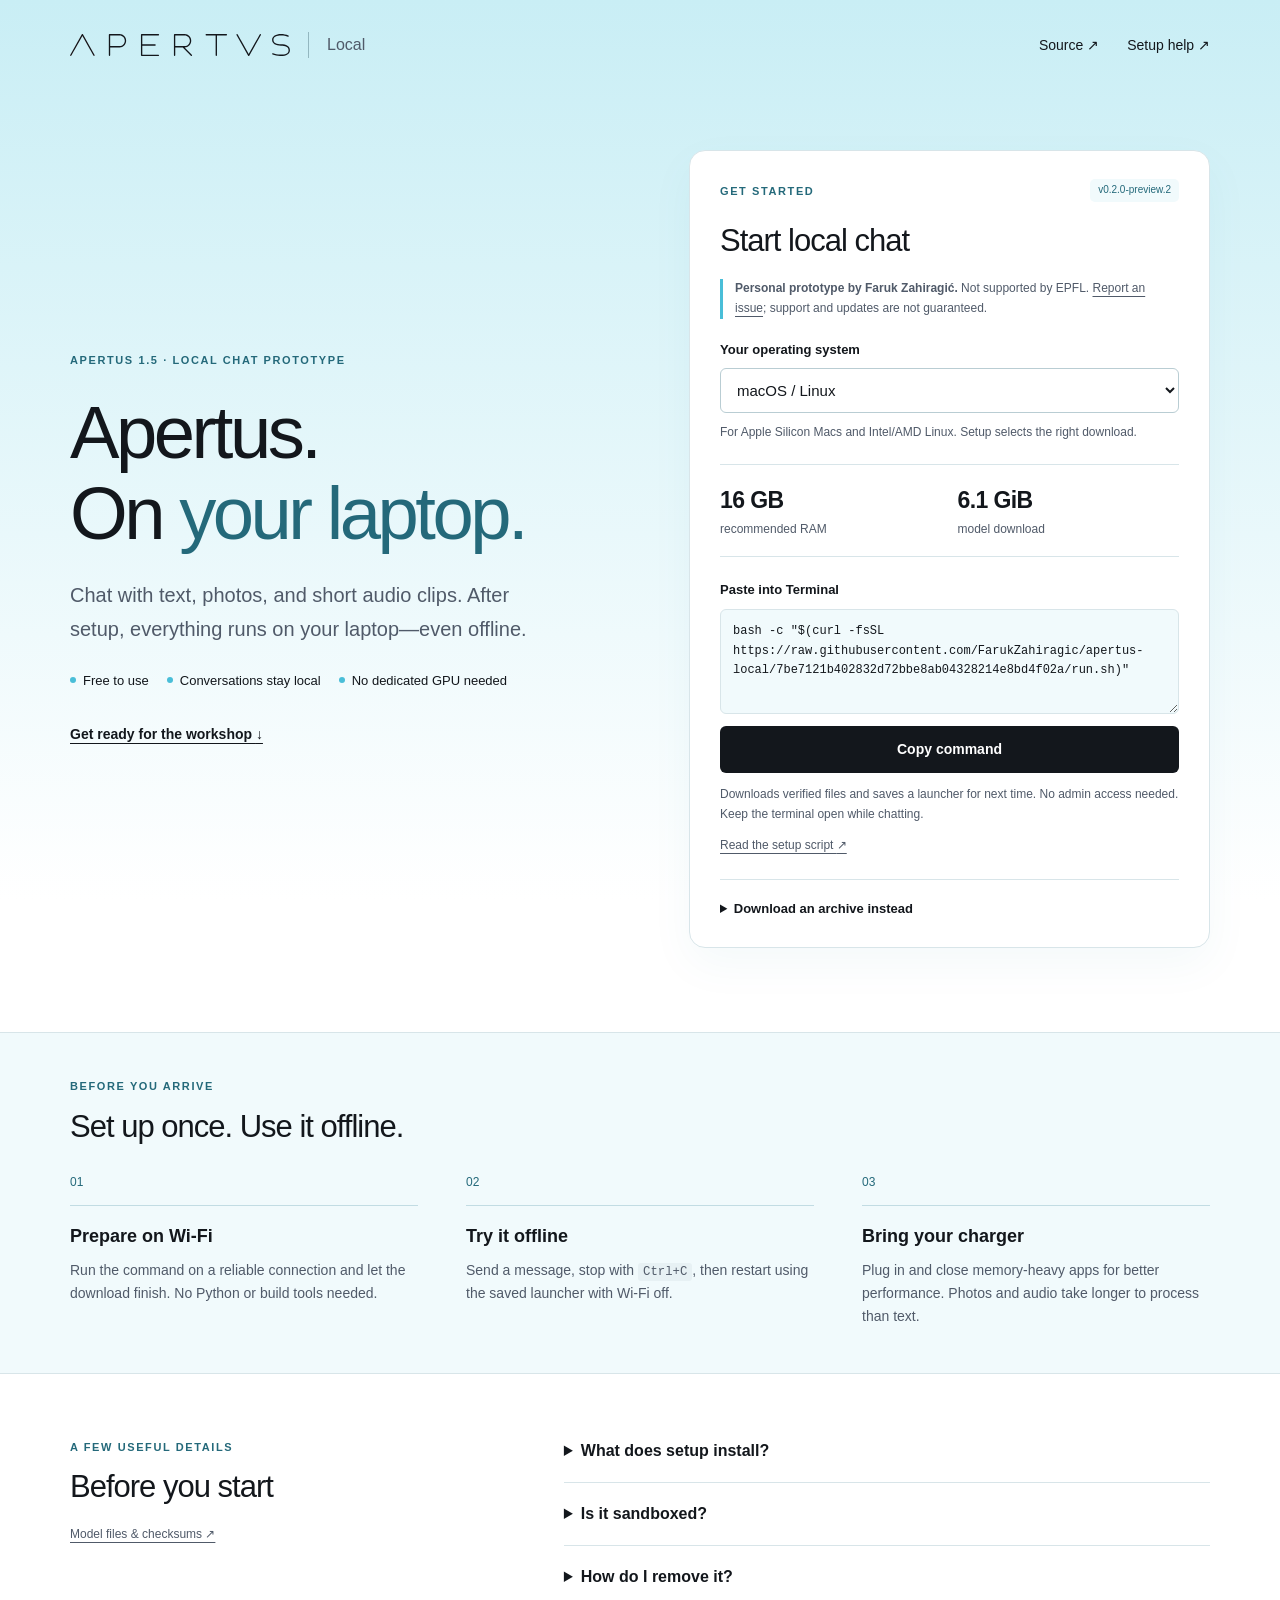
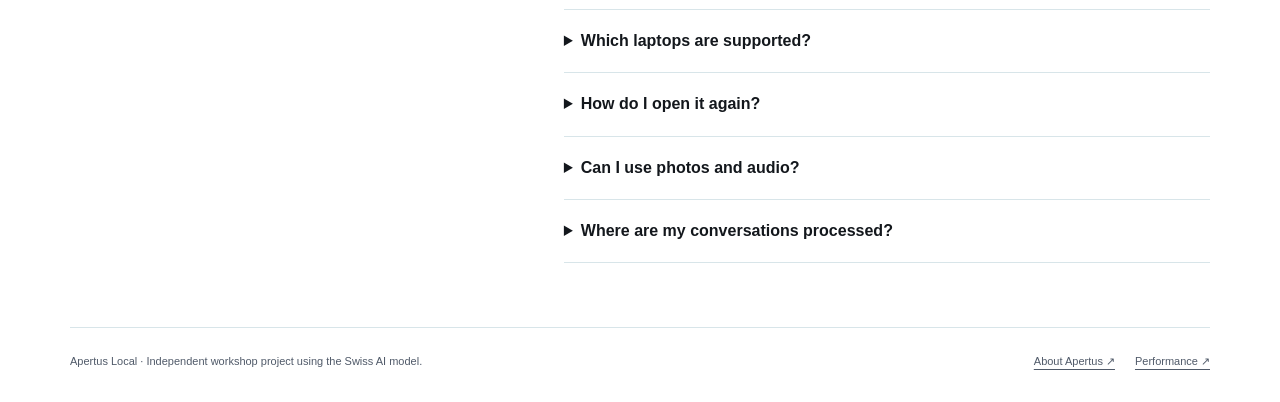
<file: hf-space/index.html>
<!doctype html>
<html lang="en">
<head>
  <meta charset="utf-8">
  <meta name="viewport" content="width=device-width,initial-scale=1">
  <meta name="description" content="Run Apertus 1.5 on your laptop. Free local chat with text, photos and audio, ready for offline use after setup.">
  <meta name="theme-color" content="#c9eef5">
  <title>Apertus Local — on your laptop</title>
  <link rel="icon" href="assets/favicon.svg" type="image/svg+xml">
  <link rel="stylesheet" href="style.css">
  <script src="app.js" defer></script>
</head>
<body>
  <a class="skip-link" href="#setup">Skip to setup</a>
  <header class="wrap nav">
    <a class="wordmark" href="./" aria-label="Apertus Local home"><img src="assets/apertvs.svg" width="220" height="22" alt="Apertus"><span>Local</span></a>
    <nav aria-label="Main navigation"><a href="https://github.com/FarukZahiragic/apertus-local">Source <span aria-hidden="true">↗</span></a><a href="https://github.com/FarukZahiragic/apertus-local/blob/main/docs/DISTRIBUTION.md">Setup help <span aria-hidden="true">↗</span></a></nav>
  </header>
  <main>
    <section class="wrap hero">
      <div class="intro">
        <p class="eyebrow">APERTUS 1.5 · LOCAL CHAT PROTOTYPE</p>
        <h1>Apertus.<br>On <span>your laptop.</span></h1>
        <p class="lead">Chat with text, photos, and short audio clips. After setup, everything runs on your laptop—even offline.</p>
        <ul class="benefits" aria-label="Features"><li>Free to use</li><li>Conversations stay local</li><li>No dedicated GPU needed</li></ul>
        <a class="text-link" href="#before-you-arrive">Get ready for the workshop <span aria-hidden="true">↓</span></a>
      </div>
      <section id="setup" class="download-panel" aria-labelledby="download-title">
        <div class="panel-top"><span class="eyebrow">GET STARTED</span><span id="version" class="version">Loading release…</span></div>
        <h2 id="download-title">Start local chat</h2>
        <p class="prototype-note"><strong>Personal prototype by Faruk Zahiragić.</strong> Not supported by EPFL. <a href="https://github.com/FarukZahiragic/apertus-local/issues">Report an issue</a>; support and updates are not guaranteed.</p>
        <label for="platform">Your operating system</label>
        <select id="platform"><option value="macos-linux">macOS / Linux</option><option value="windows">Windows</option></select>
        <p id="platform-note" class="device-note">Setup automatically selects the right download for your laptop.</p>
        <div class="requirements"><div><strong>16 GB</strong><span>recommended RAM</span></div><div><strong>6.1 GiB</strong><span>model download</span></div></div>
        <div id="command-panel" hidden>
          <label id="shell-label" for="start-command">Paste into Terminal</label>
          <textarea id="start-command" rows="4" readonly spellcheck="false" aria-describedby="command-help"></textarea>
          <button id="copy-command" type="button">Copy command</button>
          <span id="copy-status" class="sr-only" role="status" aria-live="polite"></span>
          <p id="command-help" class="small">Downloads verified files and saves a launcher for next time. No admin access needed. Keep the terminal open while chatting.</p>
          <a id="command-source" class="small">Read the setup script <span aria-hidden="true">↗</span></a>
        </div>
        <p id="status" class="status" role="status" aria-live="polite">Loading release information…</p>
        <details class="archives">
          <summary>Download an archive instead</summary>
          <p class="small">Choose your hardware, extract the archive, and follow its included instructions.</p>
          <ul class="archive-list">
            <li id="archive-macos-arm64"><a id="download-macos-arm64" class="archive-download disabled" aria-disabled="true">Apple Silicon Mac ↓</a><p id="requirements-macos-arm64" class="small"></p><div class="archive-links"><a id="checksum-macos-arm64" hidden>Checksum</a><a href="macos-first-start.html">Mac first-start guide ↗</a></div></li>
            <li id="archive-linux-x86_64"><a id="download-linux-x86_64" class="archive-download disabled" aria-disabled="true">Linux · Intel / AMD ↓</a><p id="requirements-linux-x86_64" class="small"></p><div class="archive-links"><a id="checksum-linux-x86_64" hidden>Checksum</a></div></li>
            <li id="archive-windows-x86_64" hidden><a id="download-windows-x86_64" class="archive-download disabled" aria-disabled="true">Windows · Intel / AMD ↓</a><p id="requirements-windows-x86_64" class="small"></p><div class="archive-links"><a id="checksum-windows-x86_64" hidden>Checksum</a><a href="windows-first-start.html">Windows first-start guide ↗</a></div></li>
            <li id="archive-windows-arm64" hidden><a id="download-windows-arm64" class="archive-download disabled" aria-disabled="true">Windows · ARM / Snapdragon ↓</a><p id="requirements-windows-arm64" class="small"></p><div class="archive-links"><a id="checksum-windows-arm64" hidden>Checksum</a><a href="windows-first-start.html">Windows first-start guide ↗</a></div></li>
          </ul>
        </details>
      </section>
    </section>
    <section id="before-you-arrive" class="workshop-section">
      <div class="wrap">
        <p class="eyebrow">BEFORE YOU ARRIVE</p>
        <h2>Set up once. Use it offline.</h2>
        <ol class="steps">
          <li><span class="number">01</span><h3>Prepare on Wi-Fi</h3><p>Run the command on a reliable connection and let the download finish. No Python or build tools needed.</p></li>
          <li><span class="number">02</span><h3>Try it offline</h3><p>Send a message, stop with <kbd>Ctrl+C</kbd>, then restart using the saved launcher with Wi-Fi off.</p></li>
          <li><span class="number">03</span><h3>Bring your charger</h3><p>Plug in and close memory-heavy apps for better performance. Photos and audio take longer to process than text.</p></li>
        </ol>
      </div>
    </section>
    <section class="wrap questions" aria-labelledby="questions-title">
      <div><p class="eyebrow">A FEW USEFUL DETAILS</p><h2 id="questions-title">Before you start</h2><p id="model-link" class="small"><a href="https://huggingface.co/faruk-zahiragic/Apertus-v1.5-8B-GGUF">Model files &amp; checksums ↗</a></p></div>
      <div class="faq">
        <details><summary>What does setup install?</summary><p>A native runtime, about 6.1 GiB of model files, and a small launcher for offline starts. Files stay in your user folders; setup makes no permanent system settings changes. <a href="https://github.com/FarukZahiragic/apertus-local/blob/main/docs/ONE_COMMAND.md#downloads-and-local-files">See the install folders ↗</a></p></details>
        <details><summary>Is it sandboxed?</summary><p>It runs with your normal user permissions, without an OS sandbox. Chat listens on <code>127.0.0.1:8080</code> by default, accessible only from your computer.</p></details>
        <details><summary>How do I remove it?</summary><p>Stop Apertus, then delete its install folder. Keep the models folder if you want to reuse the downloads. Clear the local chat site's browser data to remove saved chats and settings. <a href="https://github.com/FarukZahiragic/apertus-local/blob/main/docs/ONE_COMMAND.md#remove-apertus-local">Removal steps ↗</a></p></details>
        <details><summary>Which laptops are supported?</summary><p>Apple Silicon Macs with macOS 13.3 or later, 64-bit Windows 10 or later on Intel/AMD or ARM, and compatible Intel/AMD Linux systems. We recommend 16 GB RAM; 8 GB machines are not yet validated. Leave room for the model, runtime, and future downloads. <a href="https://github.com/FarukZahiragic/apertus-local/blob/main/docs/DISTRIBUTION.md">Full system requirements ↗</a></p></details>
        <details><summary>How do I open it again?</summary><p>Setup prints the saved launcher path. On Windows, use <code>Start.cmd</code> and <code>Stop.cmd</code>. On macOS or Linux, run the saved <code>start.sh</code> command in Terminal and press <kbd>Ctrl+C</kbd> to stop. Keep the terminal window open while chatting.</p></details>
        <details><summary>Can I use photos and audio?</summary><p>Yes. Attach a clear photo or a short audio clip in local chat; Apertus answers in text. Start with less than 15 seconds of speech. Your laptop processes the attachments, so response times depend on your hardware.</p></details>
        <details><summary>Where are my conversations processed?</summary><p>On your laptop, in the local chat page opened by the launcher. This website provides downloads; it does not receive your conversations or attachments. Internet is needed for initial setup, then you can disconnect.</p></details>
      </div>
    </section>
    <noscript><p class="wrap">Use the <a href="https://github.com/FarukZahiragic/apertus-local/releases">project downloads</a> and their installation instructions. Enable JavaScript to copy a setup command from this page.</p></noscript>
  </main>
  <footer class="wrap"><p>Apertus Local · Independent workshop project using the Swiss AI model.</p><div><a href="https://www.apertus-ai.org/">About Apertus ↗</a><a href="https://github.com/FarukZahiragic/apertus-local/blob/main/benchmarks/results.md">Performance ↗</a></div></footer>
</body>
</html>
</file>
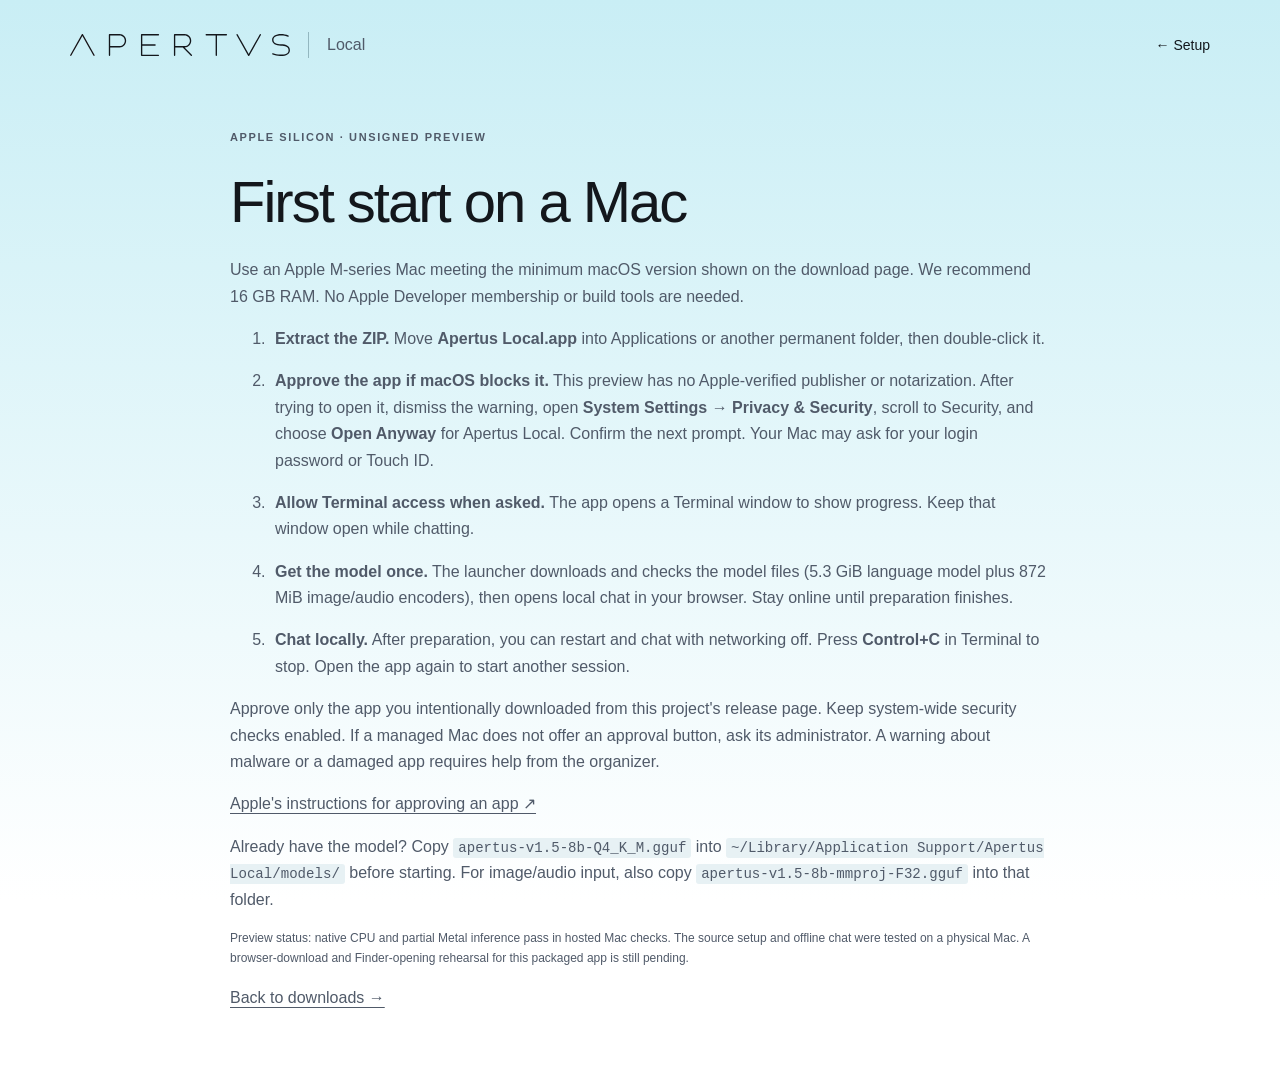
<file: hf-space/macos-first-start.html>
<!doctype html>
<html lang="en">
<head>
  <meta charset="utf-8">
  <meta name="viewport" content="width=device-width,initial-scale=1">
  <title>First start on a Mac — Apertus Local</title>
  <meta name="theme-color" content="#c9eef5">
  <link rel="icon" href="assets/favicon.svg" type="image/svg+xml">
  <link rel="stylesheet" href="style.css">
</head>
<body>
  <header class="wrap nav"><a class="wordmark" href="index.html" aria-label="Apertus Local home"><img src="assets/apertvs.svg" width="220" height="22" alt="Apertus"><span>Local</span></a><nav aria-label="Main navigation"><a href="index.html">← Setup</a></nav></header>
  <main class="wrap before">
    <p class="eyebrow">APPLE SILICON · UNSIGNED PREVIEW</p>
    <h1>First start on a Mac</h1>
    <p>Use an Apple M-series Mac meeting the minimum macOS version shown on the download page. We recommend 16 GB RAM.
      No Apple Developer membership or build tools are needed.</p>
    <ol>
      <li><p><strong>Extract the ZIP.</strong> Move <strong>Apertus Local.app</strong> into Applications or another permanent folder, then double-click it.</p></li>
      <li><p><strong>Approve the app if macOS blocks it.</strong> This preview has no Apple-verified publisher or notarization. After trying to open it, dismiss the warning, open <strong>System Settings → Privacy &amp; Security</strong>, scroll to Security, and choose <strong>Open Anyway</strong> for Apertus Local. Confirm the next prompt. Your Mac may ask for your login password or Touch ID.</p></li>
      <li><p><strong>Allow Terminal access when asked.</strong> The app opens a Terminal window to show progress. Keep that window open while chatting.</p></li>
      <li><p><strong>Get the model once.</strong> The launcher downloads and checks the model files (5.3 GiB language model plus 872 MiB image/audio encoders), then opens local chat in your browser. Stay online until preparation finishes.</p></li>
      <li><p><strong>Chat locally.</strong> After preparation, you can restart and chat with networking off. Press <strong>Control+C</strong> in Terminal to stop. Open the app again to start another session.</p></li>
    </ol>
    <p>Approve only the app you intentionally downloaded from this project's release page.
      Keep system-wide security checks enabled. If a managed Mac does not offer an approval button,
      ask its administrator. A warning about malware or a damaged app requires help from the organizer.</p>
    <p><a href="https://support.apple.com/en-us/102445">Apple's instructions for approving an app ↗</a></p>
    <p>Already have the model? Copy <code>apertus-v1.5-8b-Q4_K_M.gguf</code> into
      <code>~/Library/Application Support/Apertus Local/models/</code> before starting. For image/audio input, also copy <code>apertus-v1.5-8b-mmproj-F32.gguf</code> into that folder.</p>
    <p class="small">Preview status: native CPU and partial Metal inference pass in hosted Mac checks.
      The source setup and offline chat were tested on a physical Mac.
      A browser-download and Finder-opening rehearsal for this packaged app is still pending.</p>
    <p><a href="index.html">Back to downloads →</a></p>
  </main>
</body>
</html>
</file>
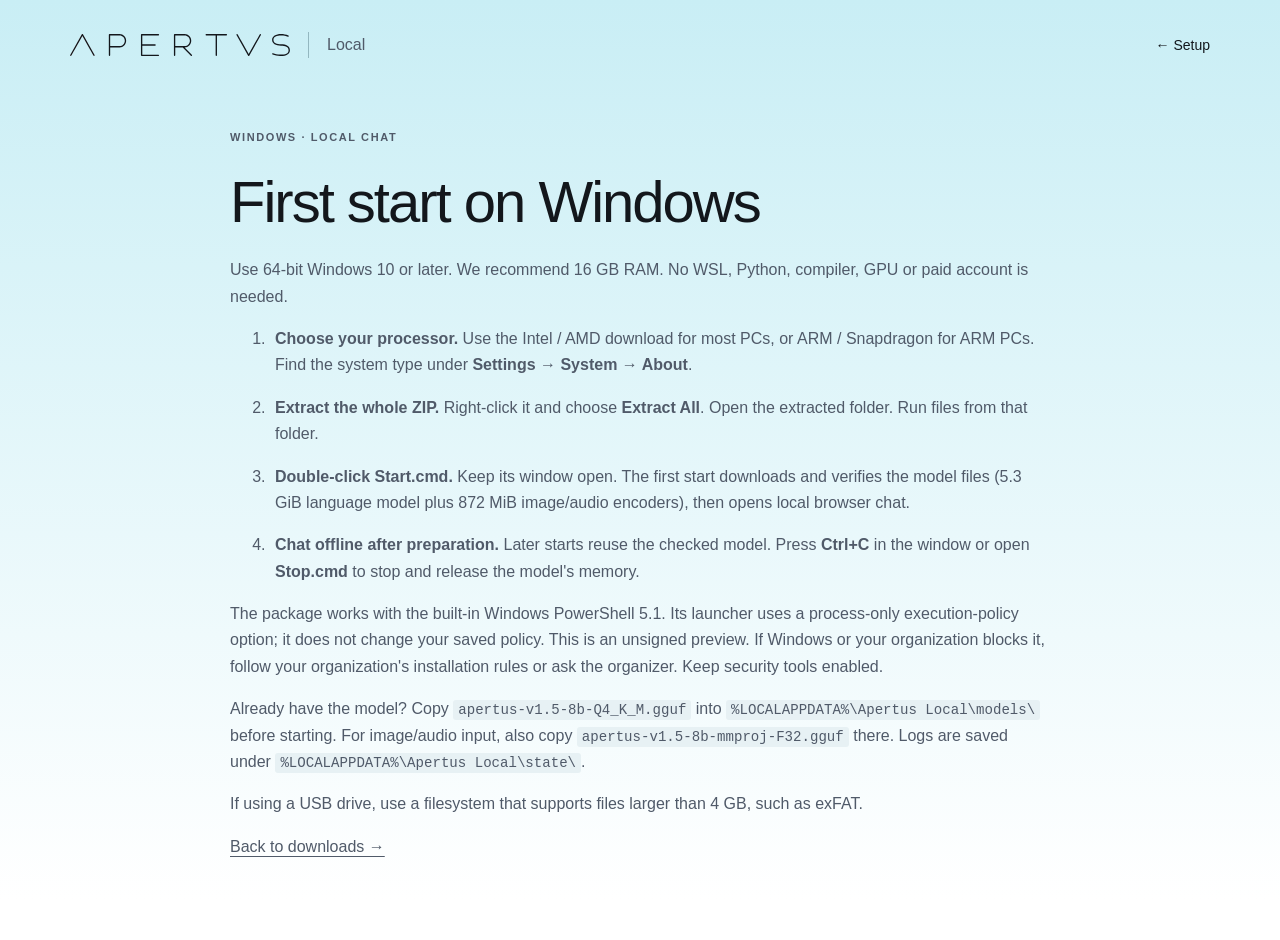
<file: hf-space/windows-first-start.html>
<!doctype html>
<html lang="en">
<head>
  <meta charset="utf-8">
  <meta name="viewport" content="width=device-width,initial-scale=1">
  <title>First start on Windows — Apertus Local</title>
  <meta name="theme-color" content="#c9eef5">
  <link rel="icon" href="assets/favicon.svg" type="image/svg+xml">
  <link rel="stylesheet" href="style.css">
</head>
<body>
  <header class="wrap nav"><a class="wordmark" href="index.html" aria-label="Apertus Local home"><img src="assets/apertvs.svg" width="220" height="22" alt="Apertus"><span>Local</span></a><nav aria-label="Main navigation"><a href="index.html">← Setup</a></nav></header>
  <main class="wrap before">
    <p class="eyebrow">WINDOWS · LOCAL CHAT</p>
    <h1>First start on Windows</h1>
    <p>Use 64-bit Windows 10 or later. We recommend 16 GB RAM. No WSL, Python,
      compiler, GPU or paid account is needed.</p>
    <ol>
      <li><p><strong>Choose your processor.</strong> Use the Intel / AMD download for most PCs, or ARM / Snapdragon for ARM PCs. Find the system type under <strong>Settings → System → About</strong>.</p></li>
      <li><p><strong>Extract the whole ZIP.</strong> Right-click it and choose <strong>Extract All</strong>. Open the extracted folder. Run files from that folder.</p></li>
      <li><p><strong>Double-click Start.cmd.</strong> Keep its window open. The first start downloads and verifies the model files (5.3 GiB language model plus 872 MiB image/audio encoders), then opens local browser chat.</p></li>
      <li><p><strong>Chat offline after preparation.</strong> Later starts reuse the checked model. Press <strong>Ctrl+C</strong> in the window or open <strong>Stop.cmd</strong> to stop and release the model's memory.</p></li>
    </ol>
    <p>The package works with the built-in Windows PowerShell 5.1. Its launcher uses
      a process-only execution-policy option; it does not change your saved policy.
      This is an unsigned preview. If Windows or your organization blocks it, follow
      your organization's installation rules or ask the organizer. Keep security tools enabled.</p>
    <p>Already have the model? Copy <code>apertus-v1.5-8b-Q4_K_M.gguf</code> into
      <code>%LOCALAPPDATA%\Apertus Local\models\</code> before starting. For image/audio input, also copy <code>apertus-v1.5-8b-mmproj-F32.gguf</code> there. Logs are saved
      under <code>%LOCALAPPDATA%\Apertus Local\state\</code>.</p>
    <p>If using a USB drive, use a filesystem that supports files larger than 4 GB, such as exFAT.</p>
    <p><a href="index.html">Back to downloads →</a></p>
  </main>
</body>
</html>
</file>
<file: hf-space/style.css>
/* Official Apertus wordmark and blue palette: see assets/README.md. */
:root {
  --ink: #13171c;
  --muted: #505a69;
  --blue: #49bed8;
  --blue-light: #c9eef5;
  --blue-pale: #f1fafc;
  --accent-text: #24697a;
  --line: #d8e5e9;
  --white: #fff;
}
* { box-sizing: border-box; }
[hidden] { display: none !important; }
html { scroll-behavior: smooth; }
body { margin: 0; color: var(--ink); background: linear-gradient(180deg, var(--blue-light), var(--white) 900px) no-repeat; font-family: -apple-system, BlinkMacSystemFont, "Segoe UI", Roboto, "Helvetica Neue", Arial, sans-serif; line-height: 1.65; }
.wrap { width: min(1140px, calc(100% - 64px)); margin-inline: auto; }
a { color: inherit; text-underline-offset: 4px; }
a:hover { color: var(--accent-text); }
:is(a, button, select, textarea, summary):focus-visible { outline: 3px solid var(--accent-text); outline-offset: 4px; }
.skip-link { position: absolute; top: -100px; left: 20px; padding: 12px; z-index: 2; background: var(--white); }
.skip-link:focus { top: 12px; }
.sr-only { position: absolute; width: 1px; height: 1px; padding: 0; margin: -1px; overflow: hidden; clip-path: inset(50%); white-space: nowrap; border: 0; }
.nav { display: flex; align-items: center; justify-content: space-between; gap: 24px; padding-block: 32px; }
.wordmark { display: inline-flex; align-items: center; gap: 18px; text-decoration: none; }
.wordmark img { display: block; width: 220px; height: auto; }
.wordmark span { padding-left: 18px; border-left: 1px solid #93b7c0; color: var(--muted); font-size: 16px; }
.nav nav { display: flex; gap: 28px; font-size: 14px; }
.nav nav a { text-decoration: none; }
.hero { display: grid; grid-template-columns: 1.05fr 1fr; align-items: center; gap: 72px; padding-block: 60px 84px; }
.eyebrow { margin: 0; font-size: 11px; font-weight: 650; letter-spacing: 1.6px; color: var(--accent-text); }
h1 { margin: 24px 0; font-size: clamp(52px, 5.8vw, 76px); font-weight: 450; line-height: 1.08; letter-spacing: -3.5px; }
h1 span { color: var(--accent-text); }
.lead { max-width: 470px; margin-bottom: 24px; font-size: 20px; color: var(--muted); line-height: 1.7; }
.benefits { display: flex; flex-wrap: wrap; gap: 8px 18px; padding: 0; margin: 0 0 30px; list-style: none; font-size: 13px; }
.benefits li::before { content: ""; display: inline-block; width: 6px; height: 6px; margin: 0 7px 2px 0; border-radius: 50%; background: var(--blue); }
.text-link { font-size: 14px; font-weight: 600; }
h2 { margin: 12px 0 20px; font-size: 31px; font-weight: 500; line-height: 1.2; letter-spacing: -1px; }
.download-panel { min-width: 0; background: var(--white); border: 1px solid var(--line); border-radius: 16px; padding: 28px 30px; box-shadow: 0 16px 45px #1e788c0c; scroll-margin-top: 24px; }
.panel-top { display: flex; align-items: center; justify-content: space-between; gap: 12px; }
.version { padding: 3px 8px; border-radius: 5px; background: var(--blue-pale); color: var(--accent-text); font-size: 10px; }
.download-panel h2 { margin-top: 20px; }
.prototype-note { margin: 0 0 20px; padding-left: 12px; border-left: 3px solid var(--blue); font-size: 12px; color: var(--muted); }
label { display: block; margin: 20px 0 8px; font-size: 13px; font-weight: 600; }
select { width: 100%; padding: 12px; border: 1px solid #b9cdd3; border-radius: 6px; background: var(--white); color: var(--ink); font: inherit; font-size: 15px; }
.device-note { margin: 10px 0 0; font-size: 12px; line-height: 1.55; color: var(--muted); }
.requirements { display: grid; grid-template-columns: 1fr 1fr; gap: 16px; margin-block: 22px; padding-block: 17px; border-block: 1px solid var(--line); }
.requirements strong, .requirements span { display: block; }
.requirements strong { font-size: 23px; font-weight: 550; letter-spacing: -.6px; }
.requirements span { font-size: 12px; color: var(--muted); }
#start-command { display: block; width: 100%; resize: vertical; min-height: 104px; padding: 12px; border: 1px solid var(--line); border-radius: 6px; background: var(--blue-pale); color: var(--ink); font: 12px/1.65 ui-monospace, SFMono-Regular, Consolas, monospace; overflow-wrap: anywhere; }
#copy-command { width: 100%; margin-top: 12px; padding: 13px 18px; border: 0; border-radius: 6px; background: var(--ink); color: var(--white); font: 600 14px/1.5 -apple-system, BlinkMacSystemFont, "Segoe UI", sans-serif; cursor: pointer; }
#copy-command:hover { background: var(--accent-text); }
.small { font-size: 12px; color: var(--muted); line-height: 1.65; }
#command-help { margin-bottom: 6px; }
.status { font-size: 13px; color: var(--muted); }
.status:empty { display: none; }
summary { cursor: pointer; font-size: 13px; font-weight: 550; }
.archives { margin-top: 22px; padding-top: 18px; border-top: 1px solid var(--line); }
.archive-list { list-style: none; padding: 0; margin: 0; }
.archive-list li { border-top: 1px solid var(--line); padding-block: 14px; }
.archive-list li:last-child { padding-bottom: 0; }
.archive-download { font-size: 14px; font-weight: 600; }
.archive-download.disabled { color: var(--muted); text-decoration: none; }
.archive-list .small { margin-block: 5px; overflow-wrap: anywhere; }
.archive-links { display: flex; flex-wrap: wrap; gap: 14px; font-size: 11px; color: var(--muted); }
.workshop-section { padding-block: 44px; border-block: 1px solid var(--line); background: var(--blue-pale); }
.steps { display: grid; grid-template-columns: repeat(3, 1fr); gap: 48px; margin: 28px 0 0; padding: 0; list-style: none; }
.number { display: block; padding-bottom: 12px; border-bottom: 1px solid #c2dce3; font-size: 12px; color: var(--accent-text); }
.steps h3 { margin: 16px 0 8px; font-size: 18px; font-weight: 550; }
.steps p { margin: 0; font-size: 14px; color: var(--muted); }
.questions { display: grid; grid-template-columns: 1fr 1.6fr; gap: 90px; padding-block: 64px; }
.faq details { padding-block: 18px; border-bottom: 1px solid var(--line); }
.faq details:first-child { padding-top: 0; }
.faq summary { font-size: 16px; }
.faq p { margin-bottom: 0; font-size: 14px; color: var(--muted); }
code, kbd { padding: 2px 5px; border-radius: 3px; background: #e7f1f4; font: .88em/1.5 ui-monospace, SFMono-Regular, Consolas, monospace; overflow-wrap: anywhere; }
footer { display: flex; justify-content: space-between; align-items: center; gap: 24px; border-top: 1px solid var(--line); padding-block: 24px 32px; font-size: 11px; color: var(--muted); }
footer p { margin: 0; }
footer > div { display: flex; gap: 20px; flex-shrink: 0; }
/* First-start guides share the Space's typography and brand. */
.before { max-width: 820px; padding-block: 38px 64px; }
.before h1 { font-size: clamp(36px, 5vw, 58px); letter-spacing: -2px; }
.before p, .before li { color: var(--muted); }
.before li { padding-left: 5px; }
@media (max-width: 1000px) {
  .hero { gap: 36px; }
  h1 { font-size: 60px; }
  .lead { font-size: 18px; }
  .questions { gap: 40px; }
}
@media (max-width: 760px) {
  .wrap { width: calc(100% - 36px); }
  .nav { padding-block: 24px; }
  .wordmark { gap: 12px; }
  .wordmark img { width: 172px; }
  .wordmark span { padding-left: 12px; font-size: 14px; }
  .nav nav { gap: 16px; font-size: 12px; }
  .hero { grid-template-columns: 1fr; gap: 32px; padding-block: 28px 44px; }
  h1 { font-size: clamp(46px, 9vw, 64px); letter-spacing: -2.5px; }
  .lead { max-width: 550px; }
  .benefits { margin-bottom: 20px; }
  .download-panel { padding: 25px; }
  .steps { grid-template-columns: 1fr; gap: 24px; }
  .questions { grid-template-columns: 1fr; gap: 20px; padding-block: 42px; }
  footer { align-items: flex-start; flex-direction: column; gap: 12px; }
}
@media (max-width: 430px) {
  .wordmark img { width: 145px; }
  .nav { flex-wrap: wrap; gap: 16px; }
  .download-panel { padding: 22px 18px; }
  .panel-top { gap: 8px; }
  .panel-top .eyebrow { font-size: 10px; }
}
@media (prefers-reduced-motion: reduce) { html { scroll-behavior: auto; } }
</file>
